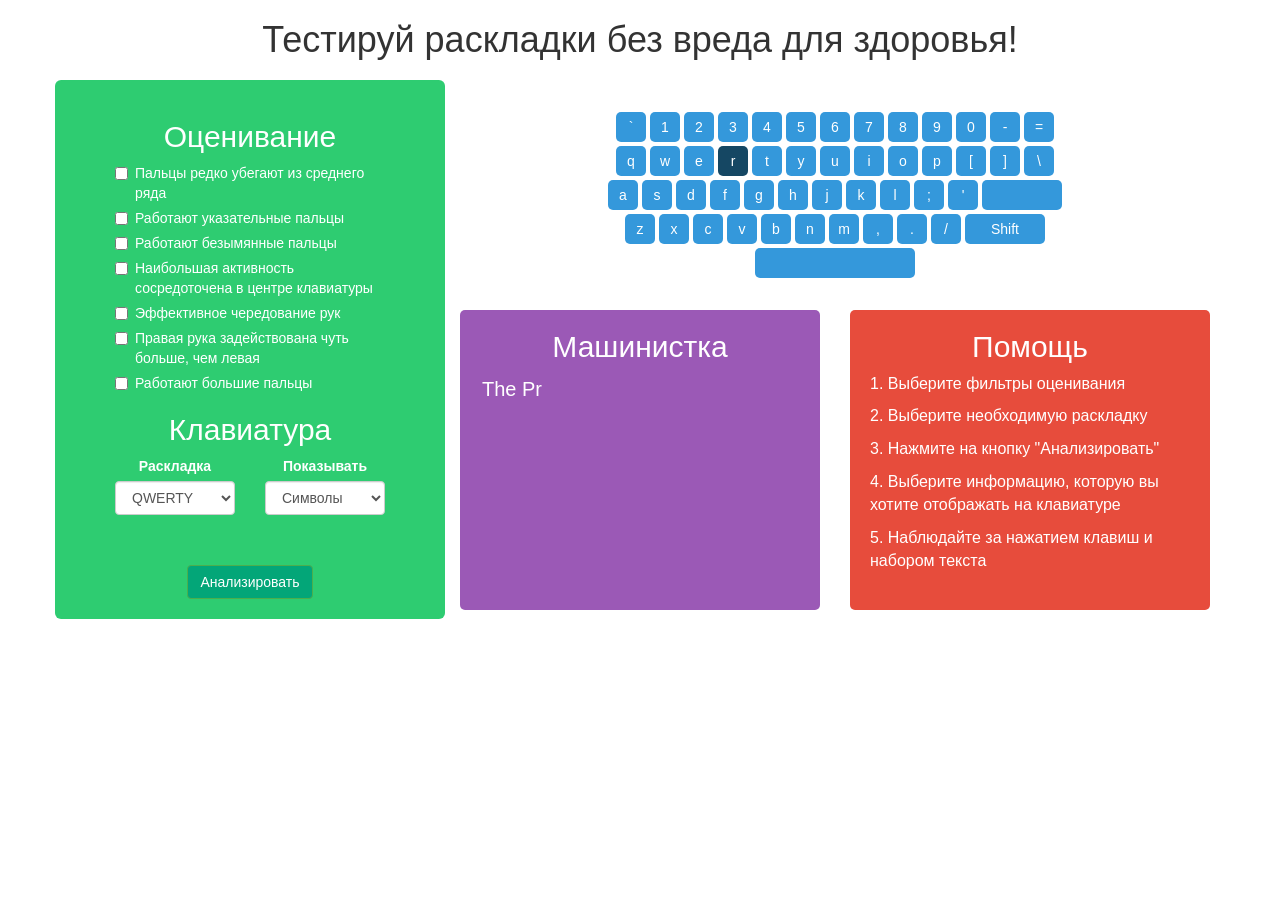
<file: index.html>
<!DOCTYPE html>
<html>
<head>
    <title>Тестируй раскладки без вреда для здоровья!</title>
    <link rel="stylesheet" href="css/bootstrap.css">
    <link rel="stylesheet" href="css/main.css">
    <meta charset="utf-8">
</head>
<body>

<script src="vendor/jquery.js"></script>
<script data-main="js/main" src="vendor/require.js"></script>

<div class="container" style="min-width: 500px">

    <h1 style="margin-bottom: 20px">Тестируй раскладки без вреда для здоровья!</h1>

    <div class="loader">
        <img src="css/loader.gif" width="128">
        <h3>Подождите, идет загрузка...</h3>
    </div>

    <div class="row app" style="display: none">
        <div class="filters col-md-4 jumbotron">
            <h2 class="text-center">Оценивание</h2>

            <div class="filters__list"></div>

            <h2 class="text-center">Клавиатура</h2>
            <div class="row text-center" style="margin-bottom: -10px">
                <div class="col-md-6">
                    <div class="layouts">
                        <div class="layouts__list">
                        </div>
                    </div>
                </div>
                <div class="col-md-6">
                    <div class="keyboard-view">
                        <label for="keyboard-view__select">Показывать</label>

                        <select id="keyboard-view__select" class="form-control">
                            <option value="0">Символы</option>
                            <option value="1">Рейтинг эффективности</option>
                            <option value="2">Эффективность относительно максимальной</option>
                            <option value="3">Количество использований символов</option>
                            <option value="4">Процент использования символов</option>
                            <option value="5">Количество использований клавиш</option>
                            <option value="6">Процент использования клавиш</option>
                            <option value="7">Эффективность и использование от максимального</option>
                        </select>

                    </div>
                </div>
            </div>
            <div class="row text-center" style="margin-top: 20px">
                <div class="col-md-12">
                    <button id="id_analyze" type="button" class="btn btn-success">Анализировать</button>
                </div>
            </div>
        </div>
        <div class="keyboard-section col-md-8">
            <div class="keyboard-container"></div>

            <div class="row">
                <div class="col-md-6">
                    <div class="console">
                        <h2>Машинистка</h2>
                        <textarea class="console__output"></textarea>
                    </div>
                </div>
                <div class="col-md-6">
                    <div class="statistics">
                        <h2>Помощь</h2>
                        <p>1. Выберите фильтры оценивания</p>
                        <p>2. Выберите необходимую раскладку</p>
                        <p>3. Нажмите на кнопку "Анализировать"</p>
                        <p>4. Выберите информацию, которую вы хотите отображать на клавиатуре</p>
                        <p>5. Наблюдайте за нажатием клавиш и набором текста</p>
                    </div>
                </div>
            </div>
        </div>

    </div>

</div>

</body>
</html>
</file>
<file: css/main.css>
body {
    margin: 0;
    text-align: center;
}

.jumbotron {
    padding-top: 20px;
    padding-bottom: 20px;
    background: #2ECC71;
    color: #fff;
}
.keyboard-section {
    padding-top: 30px;
}

.keyboard {
    height: 200px;
    display: none;
}

.keyboard.active {
    display: block;
}

.console {
    background: #9B59B6;
    padding: 20px;
    height: 300px;
    margin-bottom: 20px;
    border-radius: 5px;
    position: relative;
}

.console h2 {
    margin: 0 0 10px;
    color: #fff;
}

.console__output {
    display: block;
    border: 0;
    text-align: left;
    background: #9B59B6;
    color: #fff;
    font-family: sans-serif;
    resize: none;
    font-size: 20px;
    outline: none;
    overflow: hidden;
    width: 100%;
    height: 217px;
}

.keyboard__row {
}

.key {
    height: 30px;
    border-radius: 5px;
    background: #3498db;
    color: #fff;
    text-align: center;
    cursor: pointer;
    font-size: 14px;
    margin: 2px;
    display: inline-block;
    line-height: 30px;
}

.key_size_standard {
    width: 30px;
}

.key_size_medium {
    width: 80px;
}

.key_size_large {
    width: 160px;
}

.key_highlighted {
    background: #154763;
    cursor: default;
}

.filters {
    text-align: left;
}

.layouts {
    margin-bottom: 20px;
}

.layouts label {
    display: block;
}

.keyboard-view {
    overflow: hidden;
}

.keyboard-view label {
    display: block;
}
.btn-success {
    background: #03A678;
}

.statistics {
    background: #e74c3c;
    color: #fff;
    padding: 20px;
    height: 300px;
    margin: 0 0 20px;
    border-radius: 5px;
}

.statistics h2 {
    margin: 0 0 10px;
}

.statistics p {
    text-align: left;
    font-size: 16px;
}
</file>
